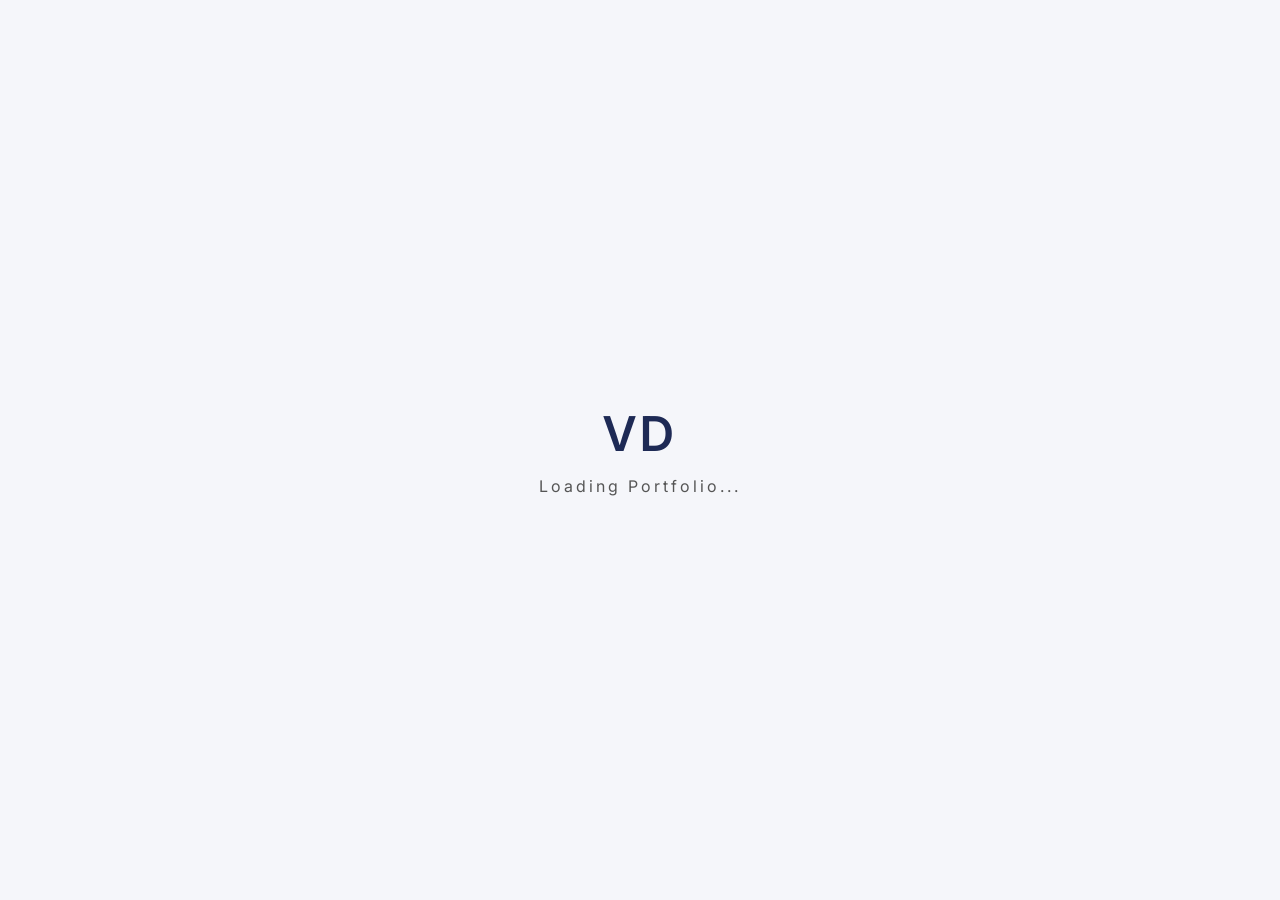
<file: index.html>
<!DOCTYPE html>
<html lang="en" class="no-js">

<head>
	<meta charset="UTF-8" />
	<meta name="viewport" content="width=device-width, initial-scale=1">
	<link href="https://fonts.googleapis.com/css2?family=Inter:wght@400;500;600&display=swap" rel="stylesheet">
	<link rel="stylesheet" type="text/css" href="css/demo.css" />
	<title>My Portfolio</title>
	<link rel="stylesheet" href="./css/style2.css" />
	<link rel="stylesheet" href="./css/mediaqueries.css" />
	<script>document.documentElement.className = 'js';</script>

	<style>
		body {
			font-family: 'Playfair Display', serif;
		}

		/* ===== BACKGROUND ===== */
		.background {
			width: 100%;
			height: 100vh;
			background-image: url('./assets/bg-image.png');
			background-size: cover;
			background-repeat: no-repeat;
			background-position: center center;
		}

		/* ===== MINIMAL LOADER ===== */
		.loader {
			position: fixed;
			inset: 0;
			background: #f5f6fa;
			display: flex;
			flex-direction: column;
			align-items: center;
			justify-content: center;
			z-index: 9999;
			font-family: 'Inter', sans-serif;
			opacity: 0;
			animation: fadeInLoader 0.6s ease forwards;
		}

		.loader-logo {
			font-weight: 600;
			font-size: 3rem;
			color: #1e2a55;
			letter-spacing: 4px;
			transform: scale(0.5);
			opacity: 0;
			animation: popUp 1.2s ease forwards 0.3s;
		}

		.loader h2 {
			margin-top: 0.8rem;
			font-weight: 400;
			font-size: 1rem;
			color: #555;
			letter-spacing: 3px;
			opacity: 0;
			animation: fadeText 1.4s ease forwards 0.6s;
		}

		/* ===== ANIMATIONS ===== */
		@keyframes popUp {
			0% {
				opacity: 0;
				transform: scale(0.5);
			}

			80% {
				opacity: 1;
				transform: scale(1.05);
			}

			100% {
				opacity: 1;
				transform: scale(1);
			}
		}

		@keyframes fadeText {
			from {
				opacity: 0;
			}

			to {
				opacity: 1;
			}
		}

		@keyframes fadeInLoader {
			from {
				opacity: 0;
			}

			to {
				opacity: 1;
			}
		}

		@keyframes fadeOutLoader {
			from {
				opacity: 1;
			}

			to {
				opacity: 0;
				visibility: hidden;
			}
		}

		/* ===== INTRO TEXT ===== */
		.intro-desc {
			font-family: 'Poppins', sans-serif;
			font-size: 1rem;
			color: #333;
			line-height: 1.8;
			max-width: 600px;
			margin: 0 auto 2rem;
			padding: 0 1.5rem;
			text-align: center;
		}

		/* ===== CONNECT TEXT ===== */
		.connect-text {
			font-family: 'Poppins', sans-serif;
			font-size: 1rem;
			color: #1e2a55;
			margin-bottom: 0.8rem;
			text-align: center;
			letter-spacing: 0.4px;
			font-weight: 500;
		}

		/* ===== POST-LOAD ENTRANCE ANIMATIONS ===== */

		/* Start hidden: shifted down slightly and transparent */
		.page-enter {
			opacity: 0;
			transform: translateY(18px) scale(0.995);
			transition: opacity 650ms cubic-bezier(.22, .9, .46, 1), transform 650ms cubic-bezier(.22, .9, .46, 1);
		}

		/* When page loaded, elements with this class will fade/slide into place */
		.page-loaded .page-enter {
			opacity: 1;
			transform: translateY(0) scale(1);
		}

		/* Slight stagger helpers */
		.stagger-1 {
			transition-delay: 0.08s;
		}

		.stagger-2 {
			transition-delay: 0.16s;
		}

		.stagger-3 {
			transition-delay: 0.24s;
		}

		/* Subtle hero image reveal */
		.section__pic-container {
			opacity: 0;
			transform: scale(0.98) translateY(8px);
			transition: opacity 700ms ease, transform 700ms ease;
		}

		.page-loaded .section__pic-container {
			opacity: 1;
			transform: scale(1) translateY(0);
		}

		/* Make sure the main content isn't interactable until revealed */
		.page-loaded .loader-interactive-blocked {
			pointer-events: auto;
		}

		/* ===== HOVER ANIMATIONS & CURSOR FIX ===== */

		/* Prevent text from showing the text-selection I-beam cursor on hover for non-interactive text.
		   Use !important to override other styles that might set cursor on nested elements. */
		#profile,
		#profile *,
		.section__text,
		.section__text *,
		.intro-desc,
		.connect-text,
		.title,
		.section__text__p1,
		.section__text__p2 {
			cursor: default !important;
		}

		/* Keep interactive elements showing pointer */
		a.global-menu__item,
		.global-menu__item,
		#socials-container .icon {
			cursor: pointer !important;
		}

		/* Title hover — subtle lift + color */
		.title {
			display: inline-block;
			/* disable hover animation for title */
			transition: none !important;
		}

		.title:hover {
			/* no animation on hover */
			transform: none !important;
			letter-spacing: normal !important;
			text-shadow: none !important;
		}

		/* Small header and connect text hover */
		/* Disable hover animations for paragraph/header text */
		.section__text__p1,
		.section__text__p2,
		.connect-text {
			transition: none !important;
		}

		.section__text__p1:hover,
		.section__text__p2:hover,
		.connect-text:hover {
			transform: none !important;
			opacity: 1 !important;
		}

		/* Improved hover on socials icons: lift, scale, slight rotation and soft shadow */
		#socials-container .icon {
			transition: transform 220ms cubic-bezier(.22, .9, .46, 1), box-shadow 220ms ease, opacity 180ms ease;
			display: inline-block;
		}

		#socials-container .icon:hover {
			transform: translateY(-6px) scale(1.08) rotate(-6deg);
			box-shadow: 0 12px 30px rgba(33, 54, 106, 0.12);
			opacity: 0.98;
		}
	</style>
</head>

<body class="demo-3">
	<!-- ===== LOADER ===== -->
	<div class="loader">
		<div class="loader-logo">VD</div>
		<h2>Loading Portfolio...</h2>
	</div>

	<div class="background">
		<main class="main main--demo-3">
			<div class="content content--demo-3">

				<!-- ===== HAMBURGER ===== -->
				<div class="hamburger hamburger--demo-3 js-hover">
					<div class="hamburger__line hamburger__line--01">
						<div class="hamburger__line-in hamburger__line-in--01"></div>
					</div>
					<div class="hamburger__line hamburger__line--02">
						<div class="hamburger__line-in hamburger__line-in--02"></div>
					</div>
					<div class="hamburger__line hamburger__line--03">
						<div class="hamburger__line-in hamburger__line-in--03"></div>
					</div>
					<div class="hamburger__line hamburger__line--cross01">
						<div class="hamburger__line-in hamburger__line-in--cross01"></div>
					</div>
					<div class="hamburger__line hamburger__line--cross02">
						<div class="hamburger__line-in hamburger__line-in--cross02"></div>
					</div>
				</div>

				<br><br><br>

				<!-- ===== PROFILE SECTION ===== -->
				<section id="profile">
					<div class="section__pic-container page-enter stagger-1">
						<img src="./assets/ab.png" alt="Vedant Dhamale profile picture" />
					</div>
					<div class="section__text stagger-2" style="margin-top: 4rem;">
						<p class="section__text__p1">Hello, I'm</p>
						<h1 class="title">Vedant Dhamale</h1>
						<p class="section__text__p2" style="color: #1e2a55;">Artifical Intelligence & Data Science
							Engineer</p>

						<!-- <p class="intro-desc">
							I’m Vedant, an aspiring Artificial Intelligence and Data Science Engineer, focused on
							creating intelligent systems
							and impactful machine learning solutions. My passion lies in transforming complex data into
							meaningful insights
							and building models that make a difference.
						</p> -->

						<p class="connect-text stagger-3">Connect with me:</p>

						<div id="socials-container" class="page-enter stagger-3">
							<img src="./assets/linkedin.png" alt="My LinkedIn profile" class="icon"
								onclick="window.open('https://www.linkedin.com/in/vedant-dhamale-0ab58b286', '_blank')" />
							<img src="./assets/github.png" alt="My GitHub profile" class="icon"
								onclick="window.open('https://github.com/VedantDhamale', '_blank')" />
						</div>
					</div>
				</section>

				<!-- ===== MENU ===== -->
				<div class="global-menu">
					<div class="global-menu__wrap">
						<a class="global-menu__item global-menu__item--demo-3" href="./index.html">Home</a>
						<a class="global-menu__item global-menu__item--demo-3" href="about.html">About</a>
						<a class="global-menu__item global-menu__item--demo-3" href="#">Experience</a>
						<a class="global-menu__item global-menu__item--demo-3" href="./project.html">Projects</a>
					</div>
				</div>

				<svg class="shape-overlays" viewBox="0 0 100 100" preserveAspectRatio="none">
					<path class="shape-overlays__path"></path>
					<path class="shape-overlays__path"></path>
					<path class="shape-overlays__path"></path>
				</svg>
			</div>
		</main>
	</div>

	<!-- ===== JS FILES ===== -->
	<script src="js/demo.js"></script>
	<script src="js/easings.js"></script>
	<script src="js/demo3.js"></script>
	<script src="./js/script2.js"></script>

	<script>
		window.addEventListener("load", () => {
			const loader = document.querySelector(".loader");
			// fade out then remove loader, then mark page as loaded to trigger entrance animations
			setTimeout(() => {
				loader.style.animation = "fadeOutLoader 0.8s ease forwards";
			}, 1700);
			setTimeout(() => {
				loader.style.display = "none";
				// add class to body to start entrance animations
				document.body.classList.add('page-loaded');
				// ensure interactive elements are available after reveal
				document.body.classList.remove('loading');
			}, 2500);
		});
	</script>
</body>

</html>
</file>
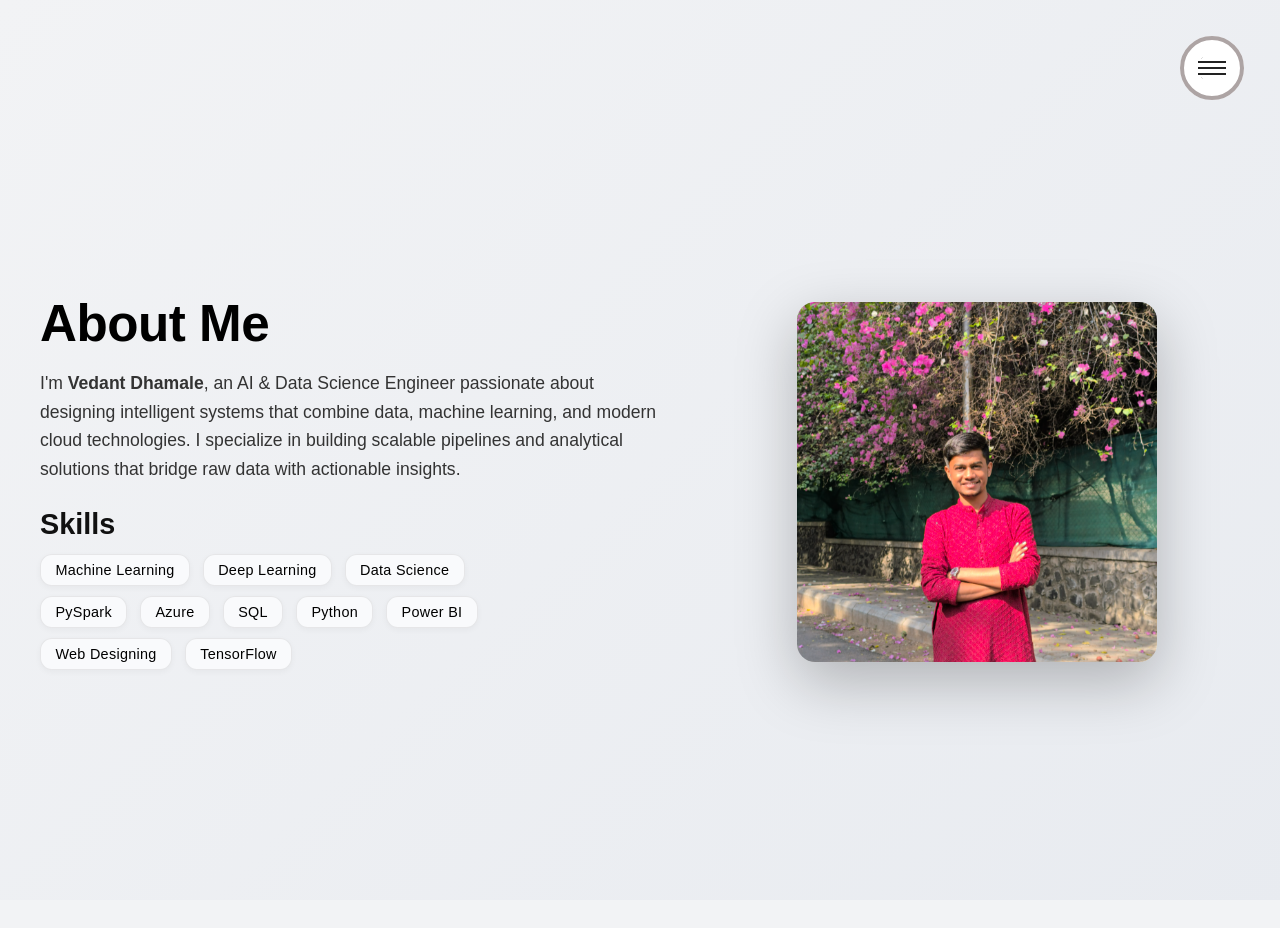
<file: about.html>
<!DOCTYPE html>
<html lang="en" class="no-js">

<head>
    <meta charset="UTF-8" />
    <meta name="viewport" content="width=device-width, initial-scale=1">
    <meta name="theme-color" content="#f2f3f5">
    <meta name="apple-mobile-web-app-capable" content="yes">
    <title>About | Vedant Dhamale</title>

    <!-- Modern Minimal Fonts -->
    <link href="https://api.fontshare.com/v2/css?f[]=clash-display@500,600,700&f[]=satoshi@300,400,500,700&display=swap"
        rel="stylesheet">

    <!-- Styles -->
    <link rel="stylesheet" type="text/css" href="css/demo.css" />
    <link rel="stylesheet" href="./css/style2.css" />
    <link rel="stylesheet" href="./css/mediaqueries.css" />
    <script>document.documentElement.className = 'js';</script>

    <style>
        /* ===== GENERAL ===== */
        html,
        body {
            margin: 0;
            padding: 0;
            font-family: 'Satoshi', sans-serif;
            background: #f2f3f5;
            color: #111;
            -webkit-font-smoothing: antialiased;
            height: 100%;
            width: 100%;
            overflow-x: hidden;
        }

        /* ===== BACKGROUND ===== */
        .background {
            width: 100%;
            min-height: 100vh;
            background: linear-gradient(135deg, #f2f3f5 0%, #e8ebf0 50%, #f9fafc 100%);
            background-size: 200% 200%;
            animation: smoothShift 20s ease-in-out infinite alternate;
            overflow-x: hidden;
        }

        @keyframes smoothShift {
            from {
                background-position: 0% 50%;
            }

            to {
                background-position: 100% 50%;
            }
        }

        main {
            position: relative;
            z-index: 1;
            min-height: 100vh;
            width: 100%;
            display: flex;
            align-items: center;
            justify-content: center;
            padding: 2rem;
            box-sizing: border-box;
            overflow: hidden;
        }

        /* ===== ABOUT SECTION ===== */
        #about {
            display: flex;
            align-items: center;
            justify-content: space-between;
            gap: 3rem;
            width: 100%;
            max-width: 1200px;
            flex-wrap: wrap;
            margin: 0 auto;
            box-sizing: border-box;
        }

        /* ===== ANIMATIONS ===== */
        .about-text {
            flex: 1 1 450px;
            min-width: 300px;
            color: #111;
            opacity: 0;
            transform: translateY(40px);
            animation: fadeUp 1.2s ease forwards;
            animation-delay: 0.3s;
        }

        .about-photo {
            flex: 1 1 350px;
            display: flex;
            align-items: center;
            justify-content: center;
            opacity: 0;
            transform: translateY(40px);
            animation: fadeUp 1.2s ease forwards;
            animation-delay: 0.6s;
        }

        @keyframes fadeUp {
            to {
                opacity: 1;
                transform: translateY(0);
            }
        }

        /* ===== IMAGE ===== */
        .about-photo img {
            width: 100%;
            max-width: 360px;
            border-radius: 18px;
            transition: transform 0.8s ease, box-shadow 0.8s ease;
            box-shadow: 0 20px 60px rgba(0, 0, 0, 0.25);
            display: block;
        }

        .about-photo img:hover {
            transform: scale(1.02);
            box-shadow: 0 25px 70px rgba(0, 123, 255, 0.25);
        }

        /* ===== HEADING ===== */
        .about-text h1 {
            font-family: 'Clash Display', sans-serif;
            font-weight: 600;
            font-size: clamp(2.3rem, 4vw, 3.8rem);
            letter-spacing: -0.5px;
            margin-bottom: 1rem;
            color: #000;
            transition: all 0.25s ease;
            display: inline-block;
            opacity: 0;
            transform: translateY(20px);
            animation: fadeUp 1.2s ease forwards;
            animation-delay: 0.4s;
        }

        .about-text h2 {
            font-family: 'Clash Display', sans-serif;
            font-size: 1.8rem;
            font-weight: 600;
            margin-top: 1.3rem;
            margin-bottom: 0.8rem;
            color: #111;
            opacity: 0;
            transform: translateY(20px);
            animation: fadeUp 1.2s ease forwards;
            animation-delay: 0.8s;
        }

        .about-text p {
            font-size: clamp(1rem, 1.8vw, 1.1rem);
            color: #333;
            line-height: 1.8rem;
            margin-bottom: 1.5rem;
            font-weight: 400;
            opacity: 0;
            transform: translateY(20px);
            animation: fadeUp 1.2s ease forwards;
            animation-delay: 0.6s;
        }

        /* ===== SKILLS ===== */
        .skills-highlight {
            display: flex;
            flex-wrap: wrap;
            gap: 0.6rem 0.8rem;
            max-width: 520px;
            opacity: 0;
            animation: fadeUp 1.2s ease forwards;
            animation-delay: 1s;
        }

        .skill-tag {
            background: #f9fafc;
            color: #000000;
            border: 1px solid rgba(0, 0, 0, 0.08);
            border-radius: 12px;
            padding: 0.45rem 0.9rem;
            font-size: clamp(0.75rem, 1.5vw, 0.9rem);
            letter-spacing: 0.3px;
            font-weight: 500;
            box-shadow: 0 2px 6px rgba(0, 0, 0, 0.04);
            transition: transform 0.3s ease, box-shadow 0.3s ease;
        }

        .skill-tag:hover {
            transform: translateY(-2px);
            box-shadow: 0 3px 10px rgba(0, 0, 0, 0.08);
        }

        /* ===== RESPONSIVE FIX ===== */
        @media (max-width: 1024px) {
            main {
                align-items: center;
                justify-content: center;
                padding: 3rem 1.5rem;
            }

            #about {
                flex-direction: column-reverse;
                text-align: center;
                gap: 0.1rem;
                align-items: center;
                justify-content: center;
            }

            .about-text,
            .about-photo {
                width: 100%;
                max-width: 480px;
            }

            .about-photo img {
                max-width: 270px;
                margin: -0.3rem auto 0rem !important;
                /* reduced top & bottom margins */
            }

            .skills-highlight {
                justify-content: center;
                margin: 0 auto;
            }
        }

        /* ===== MOBILE VIEW FIX ===== */
        @media (max-width: 600px) {
            #about {
                gap: 0.1rem;
            }

            .about-photo img {
                max-width: 230px;
                margin: -0.3rem auto 0rem !important;
                /* compact spacing */
            }

            .about-text {
                padding: 0;
                margin: 0;
            }

            .about-text h1 {
                margin-top: 0.1rem;
                margin-bottom: 0.3rem;
            }

            .about-text p {
                margin-bottom: 0.5rem;
            }
        }

        @media (max-width: 480px) {
            .about-photo img {
                max-width: 215px;
            }

            .about-text h1 {
                font-size: 2rem;
            }

            .about-text h2 {
                font-size: 1.5rem;
            }

            .about-text p {
                font-size: 0.95rem;
            }
        }

        /* ===== SAFARI / iOS FIX ===== */
        @supports (-webkit-touch-callout: none) {
            .background {
                animation: none !important;
                background: linear-gradient(135deg, #f2f3f5 0%, #e8ebf0 50%, #f9fafc 100%);
                background-size: cover !important;
            }
        }
    </style>
</head>

<body class="demo-3">
    <div class="background">
        <main class="main main--demo-3">
            <div class="content content--demo-3">

                <!-- ===== HAMBURGER MENU ===== -->
                <div class="hamburger hamburger--demo-3 js-hover">
                    <div class="hamburger__line hamburger__line--01">
                        <div class="hamburger__line-in hamburger__line-in--01"></div>
                    </div>
                    <div class="hamburger__line hamburger__line--02">
                        <div class="hamburger__line-in hamburger__line-in--02"></div>
                    </div>
                    <div class="hamburger__line hamburger__line--03">
                        <div class="hamburger__line-in hamburger__line-in--03"></div>
                    </div>
                    <div class="hamburger__line hamburger__line--cross01">
                        <div class="hamburger__line-in hamburger__line-in--cross01"></div>
                    </div>
                    <div class="hamburger__line hamburger__line--cross02">
                        <div class="hamburger__line-in hamburger__line-in--cross02"></div>
                    </div>
                </div>

                <!-- ===== ABOUT SECTION ===== -->
                <section id="about">
                    <div class="about-text">
                        <h1>About Me</h1>
                        <p>I'm <strong>Vedant Dhamale</strong>, an AI & Data Science Engineer passionate about designing
                            intelligent
                            systems that combine data, machine learning, and modern cloud technologies. I specialize in
                            building
                            scalable pipelines and analytical solutions that bridge raw data with actionable insights.
                        </p>

                        <h2>Skills</h2>
                        <div class="skills-highlight">
                            <span class="skill-tag">Machine Learning</span>
                            <span class="skill-tag">Deep Learning</span>
                            <span class="skill-tag">Data Science</span>
                            <span class="skill-tag">PySpark</span>
                            <span class="skill-tag">Azure</span>
                            <span class="skill-tag">SQL</span>
                            <span class="skill-tag">Python</span>
                            <span class="skill-tag">Power BI</span>
                            <span class="skill-tag">Web Designing</span>
                            <span class="skill-tag">TensorFlow</span>
                        </div>
                    </div>

                    <div class="about-photo">
                        <img src="./assets/image.png" alt="Vedant Dhamale">
                    </div>
                </section>

                <!-- ===== OVERLAY MENU ===== -->
                <div class="global-menu">
                    <div class="global-menu__wrap">
                        <a class="global-menu__item global-menu__item--demo-3" href="./index.html">Home</a>
                        <a class="global-menu__item global-menu__item--demo-3" href="./about.html">About</a>
                        <a class="global-menu__item global-menu__item--demo-3" href="#">Experience</a>
                        <a class="global-menu__item global-menu__item--demo-3" href="./project.html">Projects</a>
                    </div>
                </div>

                <svg class="shape-overlays" viewBox="0 0 100 100" preserveAspectRatio="none">
                    <path class="shape-overlays__path"></path>
                    <path class="shape-overlays__path"></path>
                    <path class="shape-overlays__path"></path>
                </svg>
            </div>
        </main>

        <!-- JS FILES -->
        <script src="js/demo.js"></script>
        <script src="js/easings.js"></script>
        <script src="js/demo3.js"></script>
    </div>
</body>

</html>
</file>
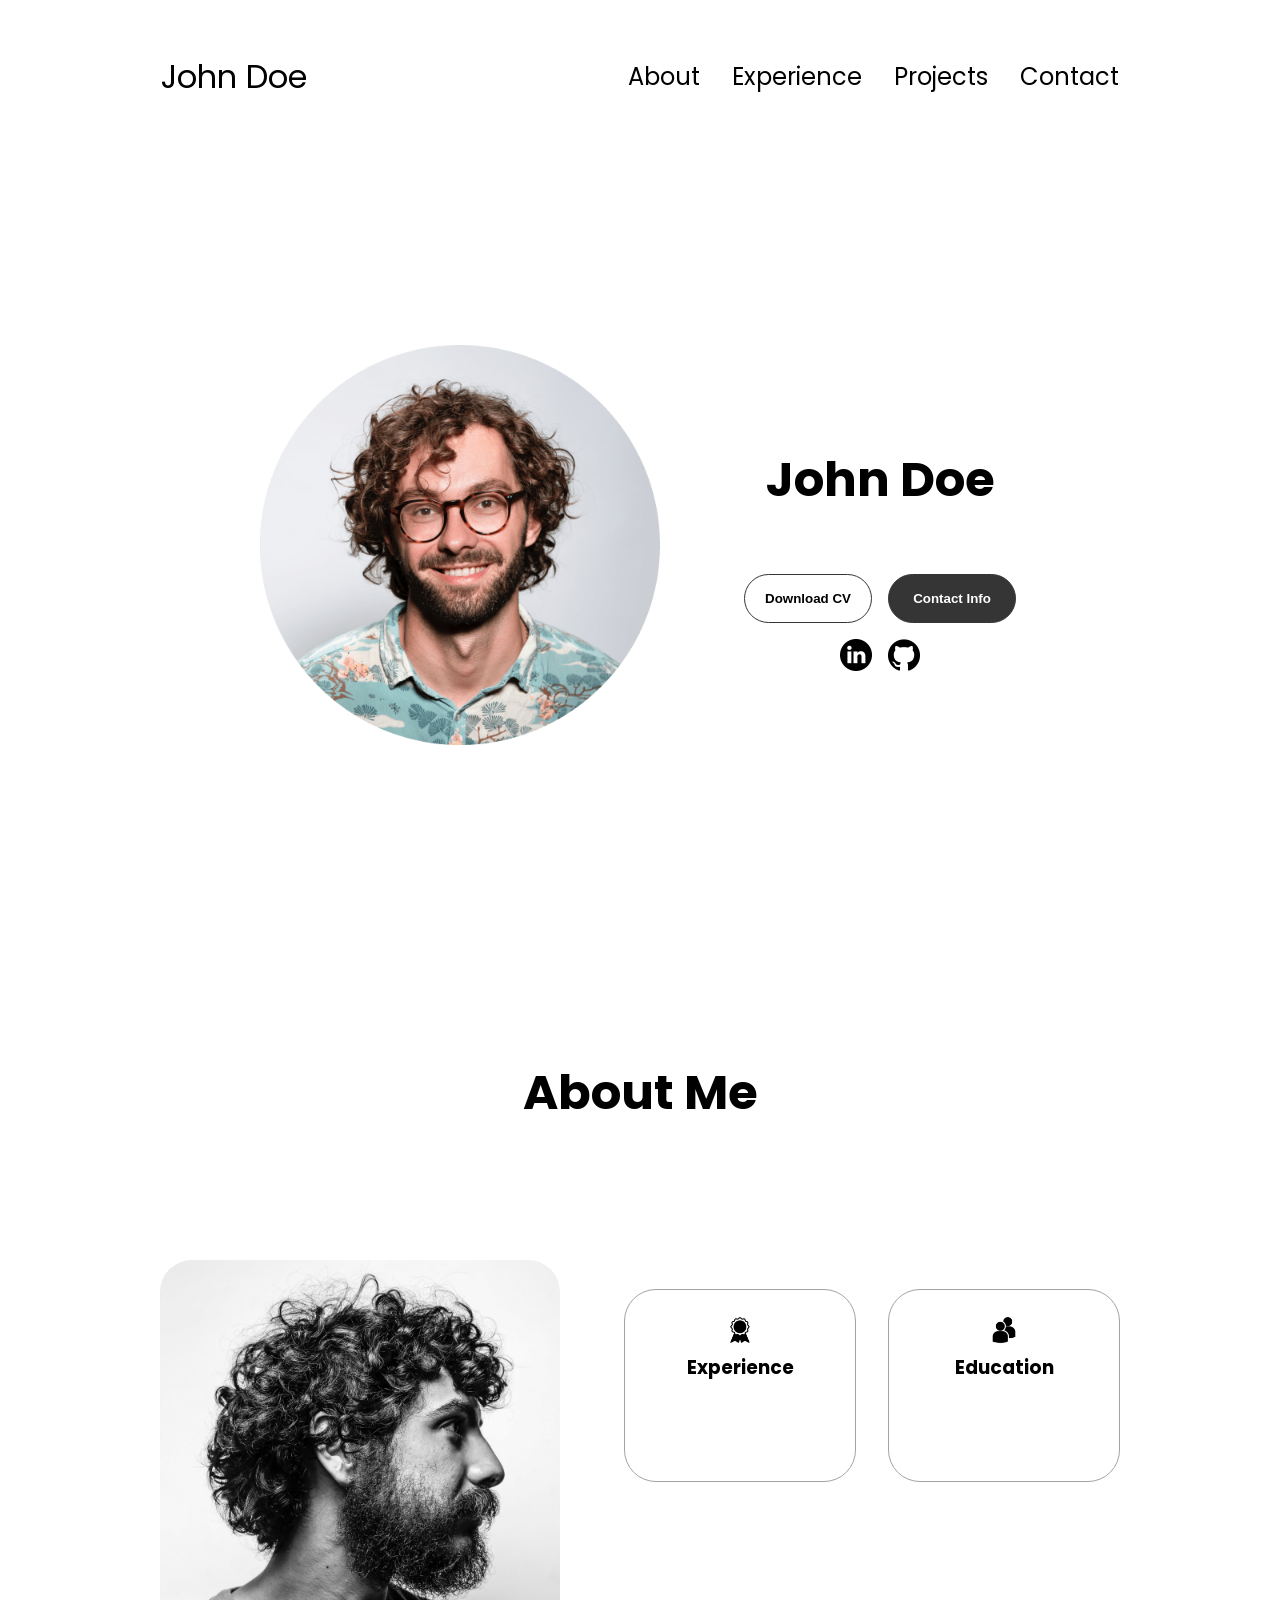
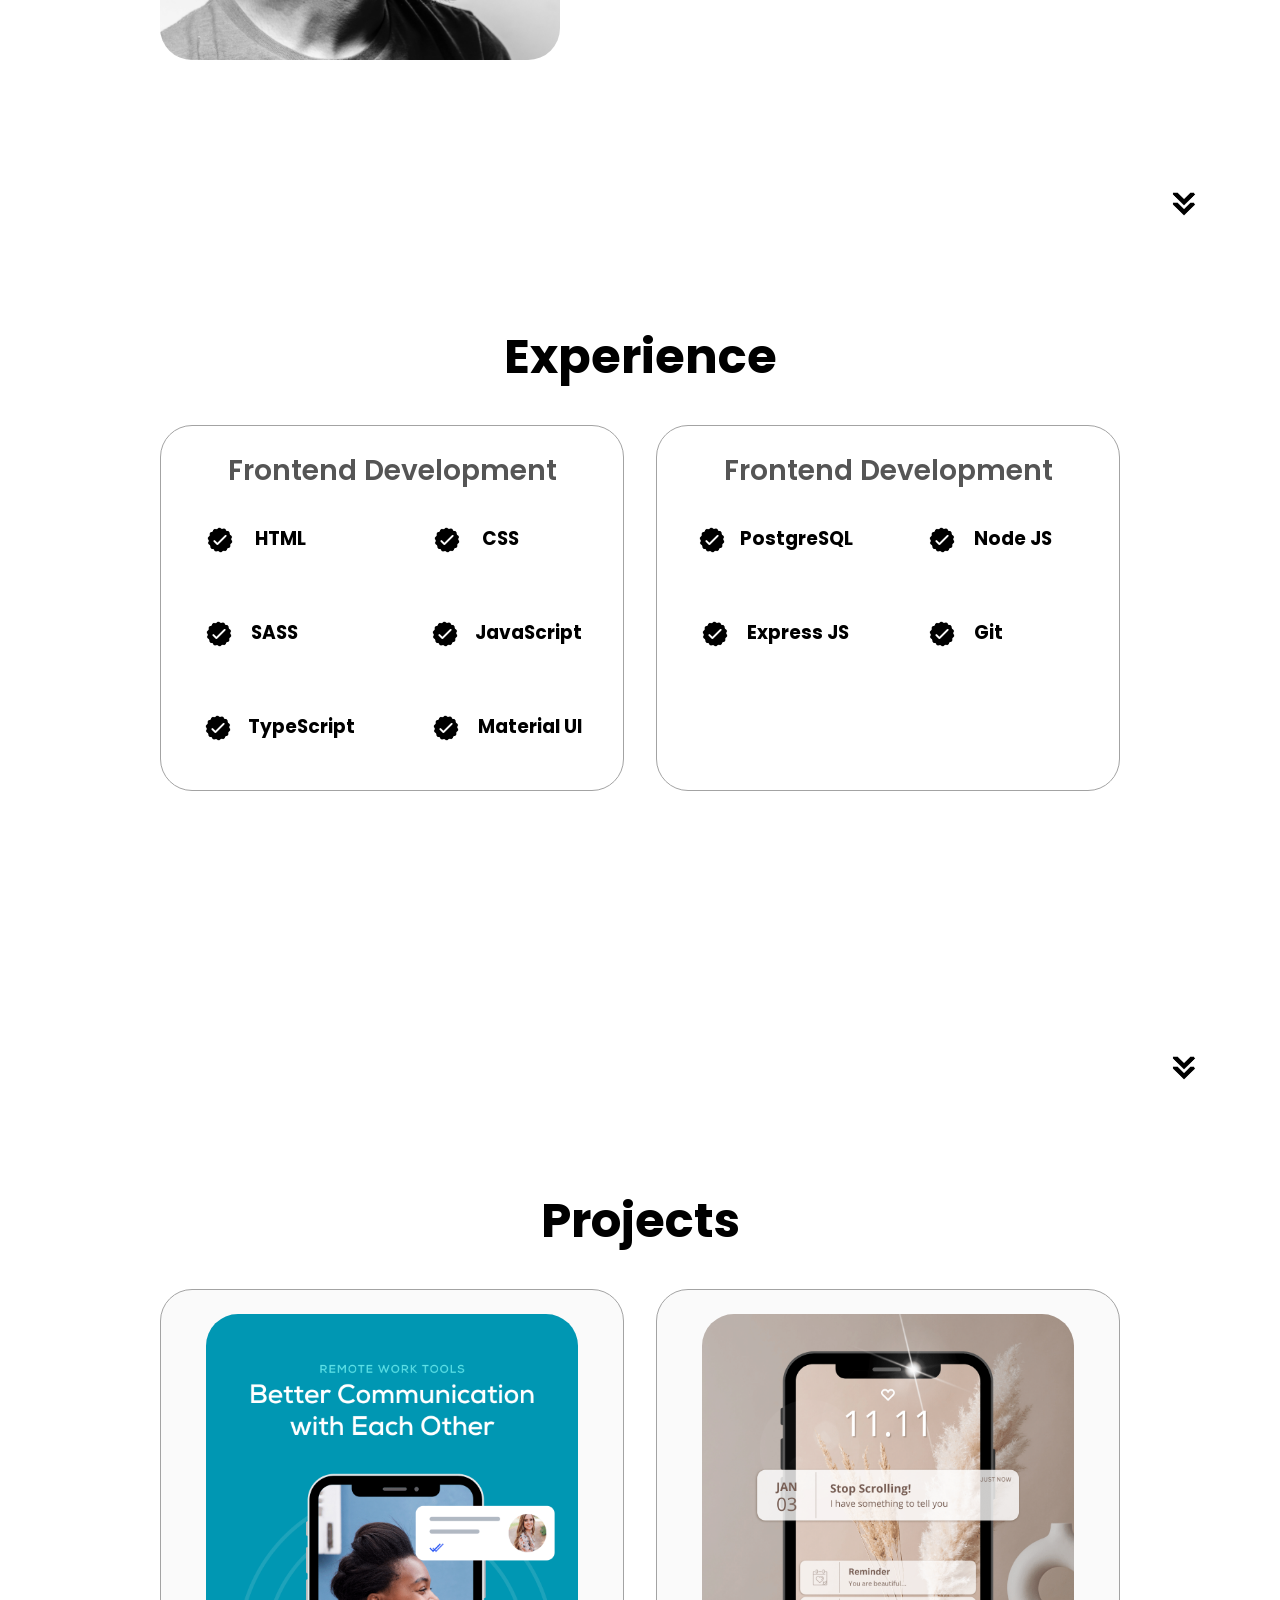
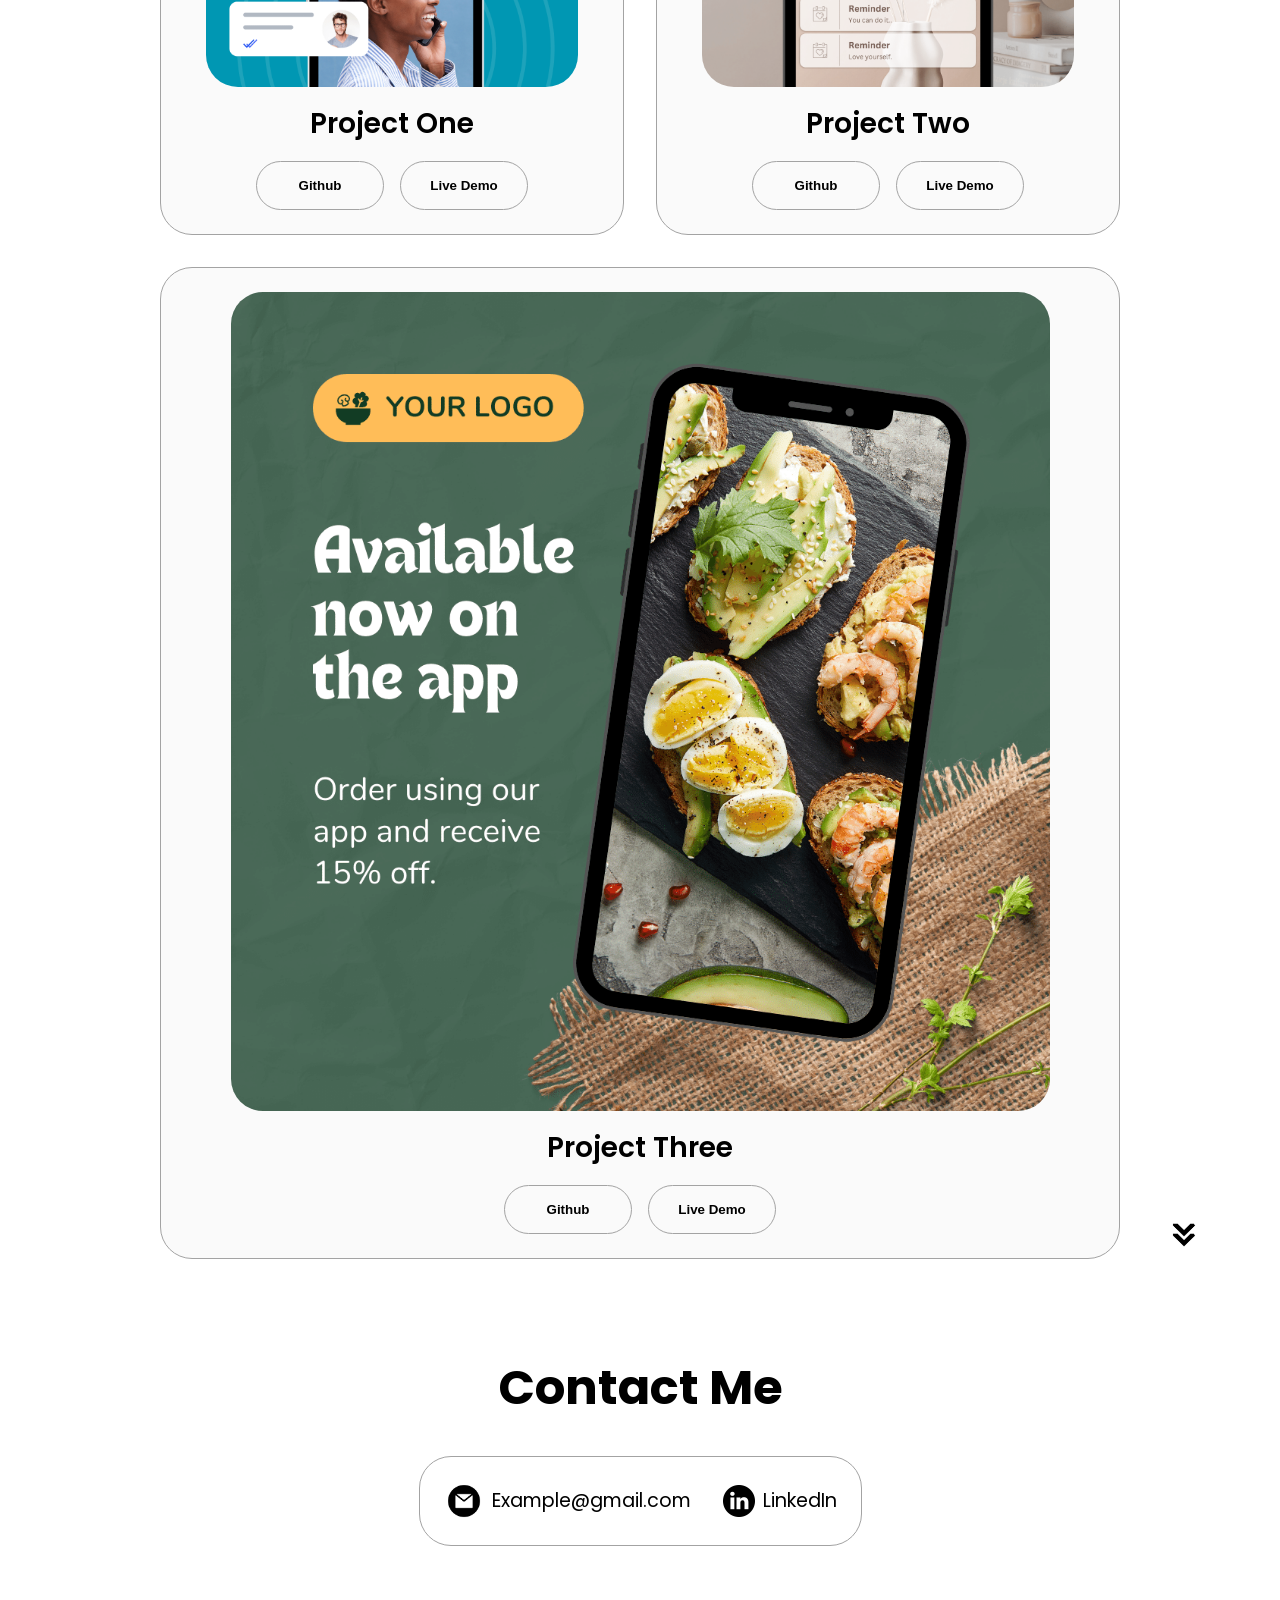
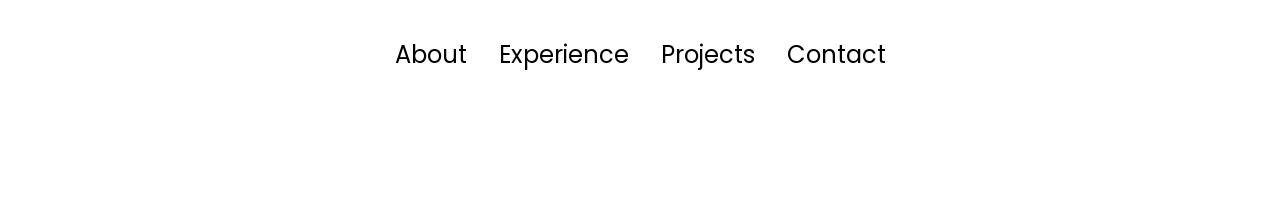
<file: html-css-js-portfolio-tutorial-2-main/html-css-js-portfolio-tutorial-2-main/index1.html>
<!DOCTYPE html>
<html lang="en">

<head>
  <meta charset="UTF-8" />
  <meta http-equiv="X-UA-Compatible" content="IE=edge" />
  <meta name="viewport" content="width=device-width, initial-scale=1.0" />
  <title>My Portfolio</title>
  <link rel="stylesheet" href="style2.css" />
  <link rel="stylesheet" href="mediaqueries.css" />
</head>

<body>
  <nav id="desktop-nav">
    <div class="logo">John Doe</div>
    <div>
      <ul class="nav-links">
        <li><a href="about.html">About</a></li>
        <li><a href="#experience">Experience</a></li>
        <li><a href="#projects">Projects</a></li>
        <li><a href="#contact">Contact</a></li>
      </ul>
    </div>
  </nav>
  <nav id="hamburger-nav">
    <div class="logo">John Doe</div>
    <div class="hamburger-menu">
      <div class="hamburger-icon" onclick="toggleMenu()">
        <span></span>
        <span></span>
        <span></span>
      </div>
      <div class="menu-links">
        <li><a href="#about" onclick="toggleMenu()">About</a></li>
        <li><a href="#experience" onclick="toggleMenu()">Experience</a></li>
        <li><a href="#projects" onclick="toggleMenu()">Projects</a></li>
        <li><a href="#contact" onclick="toggleMenu()">Contact</a></li>
      </div>
    </div>
  </nav>
  <section id="profile">
    <div class="section__pic-container">
      <img src="./assets/profile-pic.png" alt="John Doe profile picture" />
    </div>
    <div class="section__text">
      <p class="section__text__p1">Hello, I'm</p>
      <h1 class="title">John Doe</h1>
      <p class="section__text__p2">Frontend Developer</p>
      <div class="btn-container">
        <button class="btn btn-color-2" onclick="window.open('./assets/resume-example.pdf')">
          Download CV
        </button>
        <button class="btn btn-color-1" onclick="location.href='./#contact'">
          Contact Info
        </button>
      </div>
      <div id="socials-container">
        <img src="./assets/linkedin.png" alt="My LinkedIn profile" class="icon"
          onclick="location.href='https://linkedin.com/'" />
        <img src="./assets/github.png" alt="My Github profile" class="icon"
          onclick="location.href='https://github.com/'" />
      </div>
    </div>
  </section>
  <section id="about">
    <p class="section__text__p1">Get To Know More</p>
    <h1 class="title">About Me</h1>
    <div class="section-container">
      <div class="section__pic-container">
        <img src="./assets/about-pic.png" alt="Profile picture" class="about-pic" />
      </div>
      <div class="about-details-container">
        <div class="about-containers">
          <div class="details-container">
            <img src="./assets/experience.png" alt="Experience icon" class="icon" />
            <h3>Experience</h3>
            <p>2+ years <br />Frontend Development</p>
          </div>
          <div class="details-container">
            <img src="./assets/education.png" alt="Education icon" class="icon" />
            <h3>Education</h3>
            <p>B.Sc. Bachelors Degree<br />M.Sc. Masters Degree</p>
          </div>
        </div>
        <div class="text-container">
          <p>
            Lorem ipsum dolor sit amet consectetur adipisicing elit. Hic quis
            reprehenderit et laborum, rem, dolore eum quod voluptate
            exercitationem nobis, nihil esse debitis maxime facere minus sint
            delectus velit in eos quo officiis explicabo deleniti dignissimos.
            Eligendi illum libero dolorum cum laboriosam corrupti quidem,
            reiciendis ea magnam? Nulla, impedit fuga!
          </p>
        </div>
      </div>
    </div>
    <img src="./assets/arrow.png" alt="Arrow icon" class="icon arrow" onclick="location.href='./#experience'" />
  </section>
  <section id="experience">
    <p class="section__text__p1">Explore My</p>
    <h1 class="title">Experience</h1>
    <div class="experience-details-container">
      <div class="about-containers">
        <div class="details-container">
          <h2 class="experience-sub-title">Frontend Development</h2>
          <div class="article-container">
            <article>
              <img src="./assets/checkmark.png" alt="Experience icon" class="icon" />
              <div>
                <h3>HTML</h3>
                <p>Experienced</p>
              </div>
            </article>
            <article>
              <img src="./assets/checkmark.png" alt="Experience icon" class="icon" />
              <div>
                <h3>CSS</h3>
                <p>Experienced</p>
              </div>
            </article>
            <article>
              <img src="./assets/checkmark.png" alt="Experience icon" class="icon" />
              <div>
                <h3>SASS</h3>
                <p>Intermediate</p>
              </div>
            </article>
            <article>
              <img src="./assets/checkmark.png" alt="Experience icon" class="icon" />
              <div>
                <h3>JavaScript</h3>
                <p>Basic</p>
              </div>
            </article>
            <article>
              <img src="./assets/checkmark.png" alt="Experience icon" class="icon" />
              <div>
                <h3>TypeScript</h3>
                <p>Basic</p>
              </div>
            </article>
            <article>
              <img src="./assets/checkmark.png" alt="Experience icon" class="icon" />
              <div>
                <h3>Material UI</h3>
                <p>Intermediate</p>
              </div>
            </article>
          </div>
        </div>
        <div class="details-container">
          <h2 class="experience-sub-title">Frontend Development</h2>
          <div class="article-container">
            <article>
              <img src="./assets/checkmark.png" alt="Experience icon" class="icon" />
              <div>
                <h3>PostgreSQL</h3>
                <p>Basic</p>
              </div>
            </article>
            <article>
              <img src="./assets/checkmark.png" alt="Experience icon" class="icon" />
              <div>
                <h3>Node JS</h3>
                <p>Intermediate</p>
              </div>
            </article>
            <article>
              <img src="./assets/checkmark.png" alt="Experience icon" class="icon" />
              <div>
                <h3>Express JS</h3>
                <p>Intermediate</p>
              </div>
            </article>
            <article>
              <img src="./assets/checkmark.png" alt="Experience icon" class="icon" />
              <div>
                <h3>Git</h3>
                <p>Intermediate</p>
              </div>
            </article>
          </div>
        </div>
      </div>
    </div>
    <img src="./assets/arrow.png" alt="Arrow icon" class="icon arrow" onclick="location.href='./#projects'" />
  </section>
  <section id="projects">
    <p class="section__text__p1">Browse My Recent</p>
    <h1 class="title">Projects</h1>
    <div class="experience-details-container">
      <div class="about-containers">
        <div class="details-container color-container">
          <div class="article-container">
            <img src="./assets/project-1.png" alt="Project 1" class="project-img" />
          </div>
          <h2 class="experience-sub-title project-title">Project One</h2>
          <div class="btn-container">
            <button class="btn btn-color-2 project-btn" onclick="location.href='https://github.com/'">
              Github
            </button>
            <button class="btn btn-color-2 project-btn" onclick="location.href='https://github.com/'">
              Live Demo
            </button>
          </div>
        </div>
        <div class="details-container color-container">
          <div class="article-container">
            <img src="./assets/project-2.png" alt="Project 2" class="project-img" />
          </div>
          <h2 class="experience-sub-title project-title">Project Two</h2>
          <div class="btn-container">
            <button class="btn btn-color-2 project-btn" onclick="location.href='https://github.com/'">
              Github
            </button>
            <button class="btn btn-color-2 project-btn" onclick="location.href='https://github.com/'">
              Live Demo
            </button>
          </div>
        </div>
        <div class="details-container color-container">
          <div class="article-container">
            <img src="./assets/project-3.png" alt="Project 3" class="project-img" />
          </div>
          <h2 class="experience-sub-title project-title">Project Three</h2>
          <div class="btn-container">
            <button class="btn btn-color-2 project-btn" onclick="location.href='https://github.com/'">
              Github
            </button>
            <button class="btn btn-color-2 project-btn" onclick="location.href='https://github.com/'">
              Live Demo
            </button>
          </div>
        </div>
      </div>
    </div>
    <img src="./assets/arrow.png" alt="Arrow icon" class="icon arrow" onclick="location.href='./#contact'" />
  </section>
  <section id="contact">
    <p class="section__text__p1">Get in Touch</p>
    <h1 class="title">Contact Me</h1>
    <div class="contact-info-upper-container">
      <div class="contact-info-container">
        <img src="./assets/email.png" alt="Email icon" class="icon contact-icon email-icon" />
        <p><a href="mailto:examplemail@gmail.com">Example@gmail.com</a></p>
      </div>
      <div class="contact-info-container">
        <img src="./assets/linkedin.png" alt="LinkedIn icon" class="icon contact-icon" />
        <p><a href="https://www.linkedin.com">LinkedIn</a></p>
      </div>
    </div>
  </section>
  <footer>
    <nav>
      <div class="nav-links-container">
        <ul class="nav-links">
          <li><a href="#about">About</a></li>
          <li><a href="#experience">Experience</a></li>
          <li><a href="#projects">Projects</a></li>
          <li><a href="#contact">Contact</a></li>
        </ul>
      </div>
    </nav>
    <p>Copyright &#169; 2023 John Doe. All Rights Reserved.</p>
  </footer>
  <script src="script2.js"></script>
</body>

</html>
</file>
<file: css/demo.css>
*,
*::after,
*::before {
	box-sizing: border-box;
}

/* html {
	background: #d9d9d9;
} */

body {
	font-family: 'Source Sans Pro', Avenir, 'Helvetica Neue', Helvetica, Arial, sans-serif;
	min-height: 100vh;
	color: #57585c;
	color: var(--color-text);	
	background-color: #fff;
	background-color: var(--color-bg);
	-webkit-font-smoothing: antialiased;
	-moz-osx-font-smoothing: grayscale;
}

 .demo-3 {
	--color-text: #fbd54a;
	/* --color-bg: #333; */
	--color-link: #4d4f5f;
	--color-link-hover: #bfb5b5;
	--color-info: #fff;
	/* --color-main-bg: #24262d; */
	--path-fill-1: #000000;
	--path-fill-2: #1d1d1f;
	--path-fill-3: #fbd54a;
	--color-title: #fff;
	--font-family-title: 'Arapey', serif;
	--font-size-title: 5vmax;
	--font-weight-title: 400;
	--color-menu: #000000;
	--color-menu-hover: #fff;
	--font-family-menu: 'Arapey', serif;
	--font-size-menu: 4vmax;
	--font-weight-menu: 400;
	--button-bg: #fff;
	--button-circle: #ada4a4;
	--button-line: #222;
} 

/* Fade effect
.js body {
	opacity: 0;
	transition: opacity 0.3s;		
}

.js body.render {
	opacity: 1;
} */

/* a {
	text-decoration: none;
	color: #5d93d8;
	color: var(--color-link);
	outline: none;
}

a:hover,
a:focus {
	color: #423c2b;
	color: var(--color-link-hover);
	outline: none;
} */

/* .hidden {
	position: absolute;
	overflow: hidden;
	width: 0;
	height: 0;
	pointer-events: none;
} */

/* Icons */
.icon {
	display:block;
	width: 2em;
	height: 2em;
	/* width: 50%;
	height: 100%; */
	/* margin: 0 auto; */
	/* fill: currentColor; */
}

.icon--keyboard {
	display: none;
}

main {
	position: relative;
	width: 100%;
	min-height: 100vh;
	background-color: var(--color-main-bg);
}
/* 
.content {
	position: relative;
	display: flex;
	justify-content: center;
	align-items: center;
	min-height: 100vh;
	margin: 0 auto;
	pointer-events: none;
} */

.content--fixed {
	position: fixed;
	top: 0;
	left: 0;
	display: grid;
	align-content: space-between;
	width: 100%;
	max-width: none;
	min-height: 0;
	height: 100vh;
	padding: 1.5em;
	grid-template-columns: 50% 50%;
	grid-template-rows: auto auto 4em;
	grid-template-areas: 'header ...'
	'... ...'
	'github demos';
}

.content--fixed a {
	pointer-events: auto;
}

/* Header */
.codrops-header {
	position: relative;
	z-index: 100;
	display: flex;
	flex-direction: row;
	align-items: flex-start;
	align-items: center;
	align-self: start;
	grid-area: header;
	justify-self: start;
}

.codrops-header__title {
	font-size: 1em;
	font-weight: bold;
	margin: 0;
	padding: 0.75em 0;
}

.info {
	margin: 0 0 0 1.25em;
	font-style: italic;
	color: var(--color-info);
	font-weight: bold;
}

.github {
	display: block;
	align-self: end;
	grid-area: github;
	justify-self: start;
	margin: 0.5em;
}

.demos {
	position: relative;
	display: block;
	align-self: end;
	text-align: center;
	grid-area: demos;
	margin-bottom: 0.5em;
}

.demo {
	margin: 0 0.15em;
}

.demo:hover,
.demo:focus {
	opacity: 0.5;
}

.demo span {
	white-space: nowrap;
	text-transform: lowercase;
	pointer-events: none;
}

.demo span::before {
	content: '#';
}
/* 
a.demo--current {
	pointer-events: none;
} */

/* Top Navigation Style */
.codrops-links {
	position: relative;
	display: flex;
	justify-content: center;
	margin: 0 1em 0 0;
	text-align: center;
	white-space: nowrap;
}

.codrops-icon {
	display: inline-block;
	margin: 0.15em;
	padding: 0.25em;
}

.demo-title {
	color: var(--color-title);
	font-family: var(--font-family-title);
	font-size: var(--font-size-title);
	font-weight: var(--font-weight-title);
}

.global-menu {
	width: 100vw;
	height: 90vh;
	display: flex;
	justify-content: center;
	align-items: center;
	position: fixed;
	top: 0;
	left: 0;
	pointer-events: none;
	z-index: 100;
}

.demo-5 .global-menu {
	text-align: center;
}

.global-menu__item {
	color: var(--color-menu);
	font-family: var(--font-family-menu);
	font-size: var(--font-size-menu);
	font-weight: var(--font-weight-menu);
	opacity: 0;
	transform: translateY(-100%);
	pointer-events: none;
	display: block;
	margin: 0.25em 0;
	transition: transform 0.3s, opacity 0.3s;
	transition-timing-function: ease-in;
}

.global-menu__item--demo-2:nth-child(odd) {
	transform: translateY(-100%) rotate(10deg);
}

.global-menu__item--demo-2:nth-child(even) {
	transform: translateY(-100%) rotate(-10deg);
}

.global-menu__item--demo-3 {
	transition: transform 0.1s, opacity 0.1s;
	transform: translateY(100%);
	transition-timing-function: ease-out;
}

.global-menu__item--demo-4,
.global-menu__item--demo-5 {
	transition: transform 0.1s, opacity 0.1s;
	transition-timing-function: ease-out;
}

.global-menu__item--demo-4 {
	transform: translateX(40%);
}

.global-menu__item--demo-5:nth-child(odd) {
	transform: translateX(100%) rotate(10deg) scale(0.5);
}

.global-menu__item--demo-5:nth-child(even) {
	transform: translateX(100%) rotate(-10deg) scale(0.5);
}

.global-menu__item--demo-6 {
	transform: translateY(100%);
}

.global-menu__item:hover {
	color: var(--color-menu-hover);
}

.global-menu__item.is-opened {
	opacity: 1;
	transform: translateY(0) rotate(0);
	pointer-events: auto;
	transition-timing-function: ease;
}

.global-menu__item--demo-4.is-opened,
.global-menu__item--demo-5.is-opened {
	transform: translateX(0) rotate(0);
}

.global-menu__item--demo-4.is-opened {
	transition-timing-function: cubic-bezier(0.230, 1.000, 0.355, 1.400);
}

.global-menu__item:nth-of-type(1) {
	transition-delay: 0s;
}

.global-menu__item.is-opened:nth-of-type(1) {
	transition-delay: 0.85s;
}

.global-menu__item:nth-of-type(2) {
	transition-delay: 0.05s;
}

.global-menu__item.is-opened:nth-of-type(2) {
	transition-delay: 0.8s;
}

.global-menu__item:nth-of-type(3) {
	transition-delay: 0.1s;
}

.global-menu__item.is-opened:nth-of-type(3) {
	transition-delay: 0.75s;
}

.global-menu__item:nth-of-type(4) {
	transition-delay: 0.15s;
}

.global-menu__item.is-opened:nth-of-type(4) {
	transition-delay: 0.7s;
}

/* demo 2 */
.global-menu__item--demo-2:nth-of-type(1) {
	transition-delay: 0s;
}

.global-menu__item--demo-2.is-opened:nth-of-type(1) {
	transition-delay: 0.85s;
}

.global-menu__item--demo-2:nth-of-type(2) {
	transition-delay: 0.05s;
}

.global-menu__item--demo-2.is-opened:nth-of-type(2) {
	transition-delay: 0.8s;
}

.global-menu__item--demo-2:nth-of-type(3) {
	transition-delay: 0.1s;
}

.global-menu__item--demo-2.is-opened:nth-of-type(3) {
	transition-delay: 0.75s;
}

.global-menu__item--demo-2:nth-of-type(4) {
	transition-delay: 0.15s;
}

.global-menu__item--demo-2.is-opened:nth-of-type(4) {
	transition-delay: 0.7s;
}

/* demo 3 */
.global-menu__item--demo-3.is-opened {
	transition-duration: 0.3s;
}

.global-menu__item--demo-3:nth-of-type(1) {
	transition-delay: 0s;
}

.global-menu__item--demo-3.is-opened:nth-of-type(1) {
	transition-delay: 0.65s;
}

.global-menu__item--demo-3:nth-of-type(2) {
	transition-delay: 0s;
}

.global-menu__item--demo-3.is-opened:nth-of-type(2) {
	transition-delay: 0.7s;
}

.global-menu__item--demo-3:nth-of-type(3) {
	transition-delay: 0s;
}

.global-menu__item--demo-3.is-opened:nth-of-type(3) {
	transition-delay: 0.75s;
}

.global-menu__item--demo-3:nth-of-type(4) {
	transition-delay: 0s;
}

.global-menu__item--demo-3.is-opened:nth-of-type(4) {
	transition-delay: 0.8s;
}

/* demo 4 */
.global-menu__item--demo-4.is-opened {
	transition-duration: 0.6s;
}

.global-menu__item--demo-4:nth-of-type(1) {
	transition-delay: 0s;
}

.global-menu__item--demo-4.is-opened:nth-of-type(1) {
	transition-delay: 0.45s;
}

.global-menu__item--demo-4:nth-of-type(2) {
	transition-delay: 0.05s;
}

.global-menu__item--demo-4.is-opened:nth-of-type(2) {
	transition-delay: 0.5s;
}

.global-menu__item--demo-4:nth-of-type(3) {
	transition-delay: 0.1s;
}

.global-menu__item--demo-4.is-opened:nth-of-type(3) {
	transition-delay: 0.55s;
}

.global-menu__item--demo-4:nth-of-type(4) {
	transition-delay: 0.15s;
}

.global-menu__item--demo-4.is-opened:nth-of-type(4) {
	transition-delay: 0.6s;
}

/* demo 5 */
.global-menu__item--demo-5.is-opened {
	transition-duration: 0.4s;
}

.global-menu__item--demo-5:nth-of-type(1) {
	transition-delay: 0s;
}

.global-menu__item--demo-5.is-opened:nth-of-type(1) {
	transition-delay: 0.55s;
}

.global-menu__item--demo-5:nth-of-type(2) {
	transition-delay: 0.05s;
}

.global-menu__item--demo-5.is-opened:nth-of-type(2) {
	transition-delay: 0.6s;
}

.global-menu__item--demo-5:nth-of-type(3) {
	transition-delay: 0.1s;
}

.global-menu__item--demo-5.is-opened:nth-of-type(3) {
	transition-delay: 0.65s;
}

.global-menu__item--demo-5:nth-of-type(4) {
	transition-delay: 0.15s;
}

.global-menu__item--demo-5.is-opened:nth-of-type(4) {
	transition-delay: 0.7s;
}

/* demo 6 */
.global-menu__item--demo-6.is-opened {
	transition-duration: 0.8s;
}

.global-menu__item--demo-6:nth-of-type(1) {
	transition-delay: 0.25s;
}

.global-menu__item--demo-6.is-opened:nth-of-type(1) {
	transition-delay: 1s;
}

.global-menu__item--demo-6:nth-of-type(2) {
	transition-delay: 0.2s;
}

.global-menu__item--demo-6.is-opened:nth-of-type(2) {
	transition-delay: 1.1s;
}

.global-menu__item--demo-6:nth-of-type(3) {
	transition-delay: 0.15s;
}

.global-menu__item--demo-6.is-opened:nth-of-type(3) {
	transition-delay: 1.2s;
}

.global-menu__item--demo-6:nth-of-type(4) {
	transition-delay: 0.1s;
}

.global-menu__item--demo-6.is-opened:nth-of-type(4) {
	transition-delay: 1.3s;
}

.shape-overlays {
	width: 100vw;
	height: 100vh;
	pointer-events: none;
	position: fixed;
	top: 0;
	left: 0;
}

.shape-overlays.is-opened {
	pointer-events: auto;
}

.shape-overlays__path:nth-of-type(1) {
	fill: var(--path-fill-1);
}

.shape-overlays__path:nth-of-type(2) {
	fill: var(--path-fill-2);
}

.shape-overlays__path:nth-of-type(3) {
	fill: var(--path-fill-3);
}

.shape-overlays__path:nth-of-type(4) {
	fill: var(--path-fill-4);
}

@-webkit-keyframes intervalHamburgerBorder {
	0% {
		opacity: 1;
		-webkit-transform: scale(1);
		transform: scale(1);
	}
	80% {
		-webkit-transform: scale(1.6);
		transform: scale(1.6);
	}
	100% {
		opacity: 0;
		-webkit-transform: scale(1.6);
		transform: scale(1.6);
	}
}

@keyframes intervalHamburgerBorder {
	0% {
		opacity: 1;
		-webkit-transform: scale(1);
		transform: scale(1);
	}
	80% {
		-webkit-transform: scale(1.6);
		transform: scale(1.6);
	}
	100% {
		opacity: 0;
		-webkit-transform: scale(1.6);
		transform: scale(1.6);
	}
}

.hamburger {
	width: 64px;
	height: 64px;
	display: block;
	position: relative;
	cursor: pointer;
	position: absolute;
	top: 2.25em;
	right: 2.25em;
	z-index: 110;
	border-radius: 50%;
	background-color: var(--button-bg);
	pointer-events: auto;
	-webkit-tap-highlight-color: rgba(0,0,0,0);
}

.hamburger::after {
	width: 64px;
	height: 64px;
	box-sizing: border-box;
	content: '';
	display: block;
	position: absolute;
	top: 0;
	left: 0;
	pointer-events: none;
	border: 4px solid var(--button-circle);
	border-radius: 50%;
	-webkit-animation-duration: 1.2s;
	animation-duration: 1.2s;
	-webkit-animation-name: intervalHamburgerBorder;
	animation-name: intervalHamburgerBorder;
	-webkit-animation-iteration-count: infinite;
	animation-iteration-count: infinite;
}

.hamburger__line {
	width: 28px;
	height: 2px;
	overflow: hidden;
	position: absolute;
	z-index: 10;
}

.hamburger__line-in {
	width: 84px;
	height: 2px;
	position: absolute;
	top: 0;
	left: 0;
}

.hamburger__line-in::before,
.hamburger__line-in::after {
	width: 28px;
	height: 2px;
	content: '';
	display: block;
	position: absolute;
	top: 0;
	background-color: var(--button-line);
}

.hamburger__line-in::before {
	left: -56px;
}

.hamburger__line-in::after {
	left: 0;
}

.hamburger__line--01,
.hamburger__line--02,
.hamburger__line--03,
.hamburger__line--cross01,
.hamburger__line--cross02 {
	left: 18px;
}

.hamburger__line--01 {
	top: 24.6px;
}

.hamburger__line--02,
.hamburger__line--cross01,
.hamburger__line--cross02 {
	top: 31px;
}

.hamburger__line--03 {
	top: 37.4px;
}

.hamburger__line--cross01 {
	-webkit-transform: rotate(45deg);
	transform: rotate(45deg);
}

.hamburger__line--cross02 {
	-webkit-transform: rotate(-45deg);
	transform: rotate(-45deg);
}

.hamburger__line {
	-webkit-transition-duration: 0.6s;
	transition-duration: 0.6s;
	-webkit-transition-timing-function: cubic-bezier(0.19, 1, 0.22, 1);
	transition-timing-function: cubic-bezier(0.19, 1, 0.22, 1);
}

.hamburger__line-in {
	-webkit-transition-duration: 0.6s;
	transition-duration: 0.6s;
	-webkit-transition-timing-function: cubic-bezier(0.19, 1, 0.22, 1);
	transition-timing-function: cubic-bezier(0.19, 1, 0.22, 1);
}

.hamburger__line-in::before,
.hamburger__line-in::after {
	-webkit-transition-timing-function: cubic-bezier(0.19, 1, 0.22, 1);
	transition-timing-function: cubic-bezier(0.19, 1, 0.22, 1);
	-webkit-transition-property: -webkit-transform;
	transition-property: -webkit-transform;
	transition-property: transform;
	transition-property: transform, -webkit-transform;
}

.hamburger__line-in--cross01,
.hamburger__line-in--cross02 {
	-webkit-transform: translateX(-33.3%);
	transform: translateX(-33.3%);
}

.hamburger__line-in--01 {
	-webkit-transition-delay: 0.2s;
	transition-delay: 0.2s;
}

.hamburger__line-in--02 {
	-webkit-transition-delay: 0.25s;
	transition-delay: 0.25s;
}

.hamburger__line-in--02::before,
.hamburger__line-in--02::after {
	-webkit-transition-delay: 0.05s;
	transition-delay: 0.05s;
}

.hamburger__line-in--03 {
	-webkit-transition-delay: 0.3s;
	transition-delay: 0.3s;
}

.hamburger__line-in--03::before,
.hamburger__line-in--03::after {
	-webkit-transition-delay: 0.1s;
	transition-delay: 0.1s;
}

.hamburger__line-in--cross01 {
	-webkit-transition-delay: 0.0s;
	transition-delay: 0.0s;
}

.hamburger__line-in--cross02 {
	-webkit-transition-delay: 0.05s;
	transition-delay: 0.05s;
}

.hamburger__line-in--cross02::before,
.hamburger__line-in--cross02::after {
	-webkit-transition-delay: 0.1s;
	transition-delay: 0.1s;
}

.hamburger.is-opened-navi .hamburger__line-in--01,
.hamburger.is-opened-navi .hamburger__line-in--02,
.hamburger.is-opened-navi .hamburger__line-in--03 {
	-webkit-transform: translateX(33.3%);
	transform: translateX(33.3%);
}

.hamburger.is-opened-navi .hamburger__line-in--cross01,
.hamburger.is-opened-navi .hamburger__line-in--cross02 {
	-webkit-transform: translateX(0);
	transform: translateX(0);
}

.hamburger.is-opened-navi .hamburger__line-in--01 {
	-webkit-transition-delay: 0s;
	transition-delay: 0s;
}

.hamburger.is-opened-navi .hamburger__line-in--02 {
	-webkit-transition-delay: 0.05s;
	transition-delay: 0.05s;
}

.hamburger.is-opened-navi .hamburger__line-in--03 {
	-webkit-transition-delay: 0.1s;
	transition-delay: 0.1s;
}

.hamburger.is-opened-navi .hamburger__line-in--cross01 {
	-webkit-transition-delay: 0.25s;
	transition-delay: 0.25s;
}

.hamburger.is-opened-navi .hamburger__line-in--cross02 {
	-webkit-transition-delay: 0.3s;
	transition-delay: 0.3s;
}

.hamburger:hover .hamburger__line-in::before,
.hamburger:hover .hamburger__line-in::after {
	-webkit-transform: translateX(200%);
	transform: translateX(200%);
}

.hamburger:hover .hamburger__line-in--01::before,
.hamburger:hover .hamburger__line-in--01::after,
.hamburger:hover .hamburger__line-in--02::before,
.hamburger:hover .hamburger__line-in--02::after,
.hamburger:hover .hamburger__line-in--03::before,
.hamburger:hover .hamburger__line-in--03::after {
	-webkit-transition-duration: 1s;
	transition-duration: 1s;
}

.hamburger:hover .hamburger__line-in--cross01::before,
.hamburger:hover .hamburger__line-in--cross01::after,
.hamburger:hover .hamburger__line-in--cross02::before,
.hamburger:hover .hamburger__line-in--cross02::after {
	-webkit-transition-duration: 0s;
	transition-duration: 0s;
}

.hamburger.is-opened-navi:hover .hamburger__line-in--cross01::before,
.hamburger.is-opened-navi:hover .hamburger__line-in--cross01::after,
.hamburger.is-opened-navi:hover .hamburger__line-in--cross02::before,
.hamburger.is-opened-navi:hover .hamburger__line-in--cross02::after {
	-webkit-transition-duration: 1s;
	transition-duration: 1s;
}

.hamburger.is-opened-navi:hover .hamburger__line-in--01::before,
.hamburger.is-opened-navi:hover .hamburger__line-in--01::after,
.hamburger.is-opened-navi:hover .hamburger__line-in--02::before,
.hamburger.is-opened-navi:hover .hamburger__line-in--02::after,
.hamburger.is-opened-navi:hover .hamburger__line-in--03::before,
.hamburger.is-opened-navi:hover .hamburger__line-in--03::after {
	-webkit-transition-duration: 0s;
	transition-duration: 0s;
}


@media screen and (min-width: 55em) {
	.icon--keyboard {
		position: absolute;
		right: 0.55em;
		bottom: -30%;
		display: block;
		width: 54px;
		height: 46px;
		fill: var(--color-link);
	}
	.demos {
		display: flex;
		padding-right: 80px;
		justify-self: end;
	}
	.demo {
		display: block;
		width: 17px;
		height: 17px;
		margin: 0 4px;
		border-radius: 50%;
		background: var(--color-link);
	}
	a.demo--current {
		background: var(--color-link-hover);
	}
	.demo span {
		position: absolute;
		line-height: 1;
		right: 100%;
		display: none;
		margin: 0 1em 0 0;
	}
	.demo--current span {
		display: block;
	}
}

@media screen and (max-width: 55em) {
	html,
	body {
		overflow-x: hidden;
		width: 100vw;
		height: 100%;
	}
	.hamburger {
		position: fixed;
		top: 0.5em;
		right: 0.5em;
		transform: scale(0.75);
	}
	.content {
		height: auto;
		min-height: 0;
		padding-bottom: 10em;
		flex-direction: column;
	}
	.content--fixed {
		position: relative;
		z-index: 0;
		display: block;
		padding: 0.85em;
	}
	.codrops-header {
		flex-direction: column;
		align-items: center;
	}
	.codrops-header__title {
		font-weight: bold;
		padding-bottom: 0.25em;
		text-align: center;
	}
	.github {
		display: block;
		margin: 1em auto;
	}
	.codrops-links {
		margin: 0;
	}
}
</file>
<file: css/style2.css>
/* GENERAL */

@import url("https://fonts.googleapis.com/css2?family=Poppins:wght@300;400;500;600&display=swap");


* {
  margin: 0;
  padding: 0;
}

body {
  font-family: "Poppins", sans-serif;
}

html {
  scroll-behavior: smooth;
}

p {
  color: rgb(255, 255, 255);
}

/* TRANSITION */

a,
.btn {
  transition: all 300ms ease;
}

/* DESKTOP NAV */

nav,
.nav-links {
  display: flex;
}

nav {
  justify-content: space-around;
  align-items: center;
  height: 17vh;
}

.nav-links {
  gap: 2rem;
  list-style: none;
  font-size: 1.5rem;
}

a {
  color: black;
  text-decoration: none;
  text-decoration-color: white;
}

a:hover {
  color: grey;
  text-decoration: underline;
  text-underline-offset: 1rem;
  text-decoration-color: rgb(181, 181, 181);
}

.logo {
  font-size: 2rem;
}

.logo:hover {
  cursor: default;
}

/* HAMBURGER MENU */

#hamburger-nav {
  display: none;
}

.hamburger-menu {
  position: relative;
  display: inline-block;
}

.hamburger-icon {
  display: flex;
  flex-direction: column;
  justify-content: space-between;
  height: 24px;
  width: 30px;
  cursor: pointer;
}

.hamburger-icon span {
  width: 100%;
  height: 2px;
  background-color: black;
  transition: all 0.3 ease-in-out;
}

.menu-links {
  position: absolute;
  top: 100%;
  right: 0;
  background-color: white;
  width: fit-content;
  max-height: 0;
  overflow: hidden;
  transition: all 0.3 ease-in-out;
}

.menu-links a {
  display: block;
  padding: 10px;
  text-align: center;
  font-size: 1.5rem;
  color: black;
  text-decoration: none;
  transition: all 0.3 ease-in-out;
}

.menu-links li {
  list-style: none;
}

.menu-links.open {
  max-height: 300px;
}

.hamburger-icon.open span:first-child {
  transform: rotate(45deg) translate(10px, 5px);
}

.hamburger-icon.open span:nth-child(2) {
  opacity: 0;
}

.hamburger-icon.open span:last-child {
  transform: rotate(-45deg) translate(10px, -5px);
}

.hamburger-icon span:first-child {
  transform: none;
}

.hamburger-icon span:first-child {
  opacity: 1;
}

.hamburger-icon span:first-child {
  transform: none;
}

/* SECTIONS */

section {
  padding-top: 4vh;
  height: 96vh;
  margin: 0 10rem;
  box-sizing: border-box;
  min-height: fit-content;
}

.section-container {
  display: flex;
}

/* PROFILE SECTION */

#profile {
  display: flex;
  justify-content: center;
  gap: 5rem;
  height: 80vh;
  /* margin-top: 2%; */
}

.section__pic-container {
  display: flex;
  height: 400px;
  width: 400px;
  margin: auto 0;
}

.section__text {
  align-self: center;
  text-align: center;
}

.section__text p {
  font-weight: 600;
}

.section__text__p1 {
  text-align: center;
}

.section__text__p2 {
  font-size: 1.75rem;
  margin-bottom: 1rem;
}

.title {
  font-size: 3rem;
  text-align: center;
}

#socials-container {
  display: flex;
  justify-content: center;
  margin-top: 1rem;
  gap: 1rem;
}

/* ICONS */

.icon {
  cursor: pointer;
  height: 2rem;
}

/* BUTTONS */

.btn-container {
  display: flex;
  justify-content: center;
  gap: 1rem;
}

.btn {
  font-weight: 600;
  transition: all 300ms ease;
  padding: 1rem;
  width: 8rem;
  border-radius: 2rem;
}

.btn-color-1,
.btn-color-2 {
  border: rgb(53, 53, 53) 0.1rem solid;
}

.btn-color-1:hover,
.btn-color-2:hover {
  cursor: pointer;
}

.btn-color-1,
.btn-color-2:hover {
  background: rgb(53, 53, 53);
  color: white;
}

.btn-color-1:hover {
  background: rgb(0, 0, 0);
}

.btn-color-2 {
  background: none;
}

.btn-color-2:hover {
  border: rgb(255, 255, 255) 0.1rem solid;
}

.btn-container {
  gap: 1rem;
}

/* ABOUT SECTION */

#about {
  position: relative;
}

.about-containers {
  gap: 2rem;
  margin-bottom: 2rem;
  margin-top: 2rem;
}

.about-details-container {
  justify-content: center;
  flex-direction: column;
}

.about-containers,
.about-details-container {
  display: flex;
}

.about-pic {
  border-radius: 1rem;
}

.arrow {
  position: absolute;
  right: -5rem;
  bottom: 2.5rem;
}

.details-container {
  padding: 1.5rem;
  flex: 1;
  background: white;
  border-radius: 2rem;
  border: rgb(53, 53, 53) 0.1rem solid;
  border-color: rgb(163, 163, 163);
  text-align: center;
}

.section-container {
  gap: 4rem;
  height: 80%;
}

.section__pic-container {
  height: 300px;
  width: 300px;
  margin: auto 0;
}

/* EXPERIENCE SECTION */

#experience {
  position: relative;
}

.experience-sub-title {
  color: rgb(85, 85, 85);
  font-weight: 600;
  font-size: 1.75rem;
  margin-bottom: 2rem;
}

.experience-details-container {
  display: flex;
  justify-content: center;
  flex-direction: column;
}

.article-container {
  display: flex;
  text-align: initial;
  flex-wrap: wrap;
  flex-direction: row;
  gap: 2.5rem;
  justify-content: space-around;
}

article {
  display: flex;
  width: 10rem;
  justify-content: space-around;
  gap: 0.5rem;
}

article .icon {
  cursor: default;
}

/* PROJECTS SECTION */

#projects {
  position: relative;
}

.color-container {
  border-color: rgb(163, 163, 163);
  background: rgb(250, 250, 250);
}

.project-img {
  border-radius: 2rem;
  width: 90%;
  height: 90%;
}

.project-title {
  margin: 1rem;
  color: black;
}

.project-btn {
  color: black;
  border-color: rgb(163, 163, 163);
}

/* CONTACT */

#contact {
  display: flex;
  justify-content: center;
  flex-direction: column;
  height: 70vh;
}

.contact-info-upper-container {
  display: flex;
  justify-content: center;
  border-radius: 2rem;
  border: rgb(53, 53, 53) 0.1rem solid;
  border-color: rgb(163, 163, 163);
  background: (250, 250, 250);
  margin: 2rem auto;
  padding: 0.5rem;
}

.contact-info-container {
  display: flex;
  align-items: center;
  justify-content: center;
  gap: 0.5rem;
  margin: 1rem;
}

.contact-info-container p {
  font-size: larger;
}

.contact-icon {
  cursor: default;
}

.email-icon {
  height: 2.5rem;
}

/* FOOTER SECTION */

footer {
  height: 26vh;
  margin: 0 1rem;
}

footer p {
  text-align: center;
}
</file>
<file: css/mediaqueries.css>
@media screen and (max-width: 1400px) {
  #profile {
    height: 83vh;
    margin-bottom: 6rem;
  }
  .about-containers {
    flex-wrap: wrap;
  }
  #contact,
  #projects {
    height: fit-content;
  }
}

@media screen and (max-width: 1200px) {
  #desktop-nav {
    display: none;
  }
  #hamburger-nav {
    display: flex;
  }
  #experience,
  .experience-details-container {
    margin-top: 2rem;
  }
  #profile,
  .section-container {
    display: block;
  }
  .arrow {
    display: none;
  }
  section,
  .section-container {
    height: fit-content;
  }
  section {
    margin: 0 5%;
  }
  .section__pic-container {
    width: 275px;
    height: 275px;
    margin: 0 auto 2rem;
  }
  .about-containers {
    margin-top: 0;
  }
}

@media screen and (max-width: 600px) {
  #contact,
  footer {
    height: 40vh;
  }
  #profile {
    height: 83vh;
    margin-bottom: 0;
  }
  article {
    font-size: 1rem;
  }
  footer nav {
    height: fit-content;
    margin-bottom: 2rem;
  }
  .about-containers,
  .contact-info-upper-container,
  .btn-container {
    flex-wrap: wrap;
  }
  .contact-info-container {
    margin: 0;
  }
  .contact-info-container p,
  .nav-links li a {
    font-size: 1rem;
  }
  .experience-sub-title {
    font-size: 1.25rem;
  }
  .logo {
    font-size: 1.5rem;
  }
  .nav-links {
    flex-direction: column;
    gap: 0.5rem;
    text-align: center;
  }
  .section__pic-container {
    width: auto;
    height: 46vw;
    justify-content: center;
  }
  .section__text__p2 {
    font-size: 1.25rem;
  }
  .title {
    font-size: 2rem;
  }
  .text-container {
    text-align: justify;
  }
}
</file>
<file: html-css-js-portfolio-tutorial-2-main/html-css-js-portfolio-tutorial-2-main/style2.css>
/* GENERAL */

@import url("https://fonts.googleapis.com/css2?family=Poppins:wght@300;400;500;600&display=swap");


* {
  margin: 0;
  padding: 0;
}

body {
  font-family: "Poppins", sans-serif;
}

html {
  scroll-behavior: smooth;
}

p {
  color: rgb(255, 255, 255);
}

/* TRANSITION */

a,
.btn {
  transition: all 300ms ease;
}

/* DESKTOP NAV */

nav,
.nav-links {
  display: flex;
}

nav {
  justify-content: space-around;
  align-items: center;
  height: 17vh;
}

.nav-links {
  gap: 2rem;
  list-style: none;
  font-size: 1.5rem;
}

a {
  color: black;
  text-decoration: none;
  text-decoration-color: white;
}

a:hover {
  color: grey;
  text-decoration: underline;
  text-underline-offset: 1rem;
  text-decoration-color: rgb(181, 181, 181);
}

.logo {
  font-size: 2rem;
}

.logo:hover {
  cursor: default;
}

/* HAMBURGER MENU */

#hamburger-nav {
  display: none;
}

.hamburger-menu {
  position: relative;
  display: inline-block;
}

.hamburger-icon {
  display: flex;
  flex-direction: column;
  justify-content: space-between;
  height: 24px;
  width: 30px;
  cursor: pointer;
}

.hamburger-icon span {
  width: 100%;
  height: 2px;
  background-color: black;
  transition: all 0.3 ease-in-out;
}

.menu-links {
  position: absolute;
  top: 100%;
  right: 0;
  background-color: white;
  width: fit-content;
  max-height: 0;
  overflow: hidden;
  transition: all 0.3 ease-in-out;
}

.menu-links a {
  display: block;
  padding: 10px;
  text-align: center;
  font-size: 1.5rem;
  color: black;
  text-decoration: none;
  transition: all 0.3 ease-in-out;
}

.menu-links li {
  list-style: none;
}

.menu-links.open {
  max-height: 300px;
}

.hamburger-icon.open span:first-child {
  transform: rotate(45deg) translate(10px, 5px);
}

.hamburger-icon.open span:nth-child(2) {
  opacity: 0;
}

.hamburger-icon.open span:last-child {
  transform: rotate(-45deg) translate(10px, -5px);
}

.hamburger-icon span:first-child {
  transform: none;
}

.hamburger-icon span:first-child {
  opacity: 1;
}

.hamburger-icon span:first-child {
  transform: none;
}

/* SECTIONS */

section {
  padding-top: 4vh;
  height: 96vh;
  margin: 0 10rem;
  box-sizing: border-box;
  min-height: fit-content;
}

.section-container {
  display: flex;
}

/* PROFILE SECTION */

#profile {
  display: flex;
  justify-content: center;
  gap: 5rem;
  height: 80vh;
  /* margin-top: 2%; */
}

.section__pic-container {
  display: flex;
  height: 400px;
  width: 400px;
  margin: auto 0;
}

.section__text {
  align-self: center;
  text-align: center;
}

.section__text p {
  font-weight: 600;
}

.section__text__p1 {
  text-align: center;
}

.section__text__p2 {
  font-size: 1.75rem;
  margin-bottom: 1rem;
}

.title {
  font-size: 3rem;
  text-align: center;
}

#socials-container {
  display: flex;
  justify-content: center;
  margin-top: 1rem;
  gap: 1rem;
}

/* ICONS */

.icon {
  cursor: pointer;
  height: 2rem;
}

/* BUTTONS */

.btn-container {
  display: flex;
  justify-content: center;
  gap: 1rem;
}

.btn {
  font-weight: 600;
  transition: all 300ms ease;
  padding: 1rem;
  width: 8rem;
  border-radius: 2rem;
}

.btn-color-1,
.btn-color-2 {
  border: rgb(53, 53, 53) 0.1rem solid;
}

.btn-color-1:hover,
.btn-color-2:hover {
  cursor: pointer;
}

.btn-color-1,
.btn-color-2:hover {
  background: rgb(53, 53, 53);
  color: white;
}

.btn-color-1:hover {
  background: rgb(0, 0, 0);
}

.btn-color-2 {
  background: none;
}

.btn-color-2:hover {
  border: rgb(255, 255, 255) 0.1rem solid;
}

.btn-container {
  gap: 1rem;
}

/* ABOUT SECTION */

#about {
  position: relative;
}

.about-containers {
  gap: 2rem;
  margin-bottom: 2rem;
  margin-top: 2rem;
}

.about-details-container {
  justify-content: center;
  flex-direction: column;
}

.about-containers,
.about-details-container {
  display: flex;
}

.about-pic {
  border-radius: 2rem;
}

.arrow {
  position: absolute;
  right: -5rem;
  bottom: 2.5rem;
}

.details-container {
  padding: 1.5rem;
  flex: 1;
  background: white;
  border-radius: 2rem;
  border: rgb(53, 53, 53) 0.1rem solid;
  border-color: rgb(163, 163, 163);
  text-align: center;
}

.section-container {
  gap: 4rem;
  height: 80%;
}

.section__pic-container {
  height: 400px;
  width: 400px;
  margin: auto 0;
}

/* EXPERIENCE SECTION */

#experience {
  position: relative;
}

.experience-sub-title {
  color: rgb(85, 85, 85);
  font-weight: 600;
  font-size: 1.75rem;
  margin-bottom: 2rem;
}

.experience-details-container {
  display: flex;
  justify-content: center;
  flex-direction: column;
}

.article-container {
  display: flex;
  text-align: initial;
  flex-wrap: wrap;
  flex-direction: row;
  gap: 2.5rem;
  justify-content: space-around;
}

article {
  display: flex;
  width: 10rem;
  justify-content: space-around;
  gap: 0.5rem;
}

article .icon {
  cursor: default;
}

/* PROJECTS SECTION */

#projects {
  position: relative;
}

.color-container {
  border-color: rgb(163, 163, 163);
  background: rgb(250, 250, 250);
}

.project-img {
  border-radius: 2rem;
  width: 90%;
  height: 90%;
}

.project-title {
  margin: 1rem;
  color: black;
}

.project-btn {
  color: black;
  border-color: rgb(163, 163, 163);
}

/* CONTACT */

#contact {
  display: flex;
  justify-content: center;
  flex-direction: column;
  height: 70vh;
}

.contact-info-upper-container {
  display: flex;
  justify-content: center;
  border-radius: 2rem;
  border: rgb(53, 53, 53) 0.1rem solid;
  border-color: rgb(163, 163, 163);
  background: (250, 250, 250);
  margin: 2rem auto;
  padding: 0.5rem;
}

.contact-info-container {
  display: flex;
  align-items: center;
  justify-content: center;
  gap: 0.5rem;
  margin: 1rem;
}

.contact-info-container p {
  font-size: larger;
}

.contact-icon {
  cursor: default;
}

.email-icon {
  height: 2.5rem;
}

/* FOOTER SECTION */

footer {
  height: 26vh;
  margin: 0 1rem;
}

footer p {
  text-align: center;
}
</file>
<file: html-css-js-portfolio-tutorial-2-main/html-css-js-portfolio-tutorial-2-main/mediaqueries.css>
@media screen and (max-width: 1400px) {
  #profile {
    height: 83vh;
    margin-bottom: 6rem;
  }
  .about-containers {
    flex-wrap: wrap;
  }
  #contact,
  #projects {
    height: fit-content;
  }
}

@media screen and (max-width: 1200px) {
  #desktop-nav {
    display: none;
  }
  #hamburger-nav {
    display: flex;
  }
  #experience,
  .experience-details-container {
    margin-top: 2rem;
  }
  #profile,
  .section-container {
    display: block;
  }
  .arrow {
    display: none;
  }
  section,
  .section-container {
    height: fit-content;
  }
  section {
    margin: 0 5%;
  }
  .section__pic-container {
    width: 275px;
    height: 275px;
    margin: 0 auto 2rem;
  }
  .about-containers {
    margin-top: 0;
  }
}

@media screen and (max-width: 600px) {
  #contact,
  footer {
    height: 40vh;
  }
  #profile {
    height: 83vh;
    margin-bottom: 0;
  }
  article {
    font-size: 1rem;
  }
  footer nav {
    height: fit-content;
    margin-bottom: 2rem;
  }
  .about-containers,
  .contact-info-upper-container,
  .btn-container {
    flex-wrap: wrap;
  }
  .contact-info-container {
    margin: 0;
  }
  .contact-info-container p,
  .nav-links li a {
    font-size: 1rem;
  }
  .experience-sub-title {
    font-size: 1.25rem;
  }
  .logo {
    font-size: 1.5rem;
  }
  .nav-links {
    flex-direction: column;
    gap: 0.5rem;
    text-align: center;
  }
  .section__pic-container {
    width: auto;
    height: 46vw;
    justify-content: center;
  }
  .section__text__p2 {
    font-size: 1.25rem;
  }
  .title {
    font-size: 2rem;
  }
  .text-container {
    text-align: justify;
  }
}
</file>
